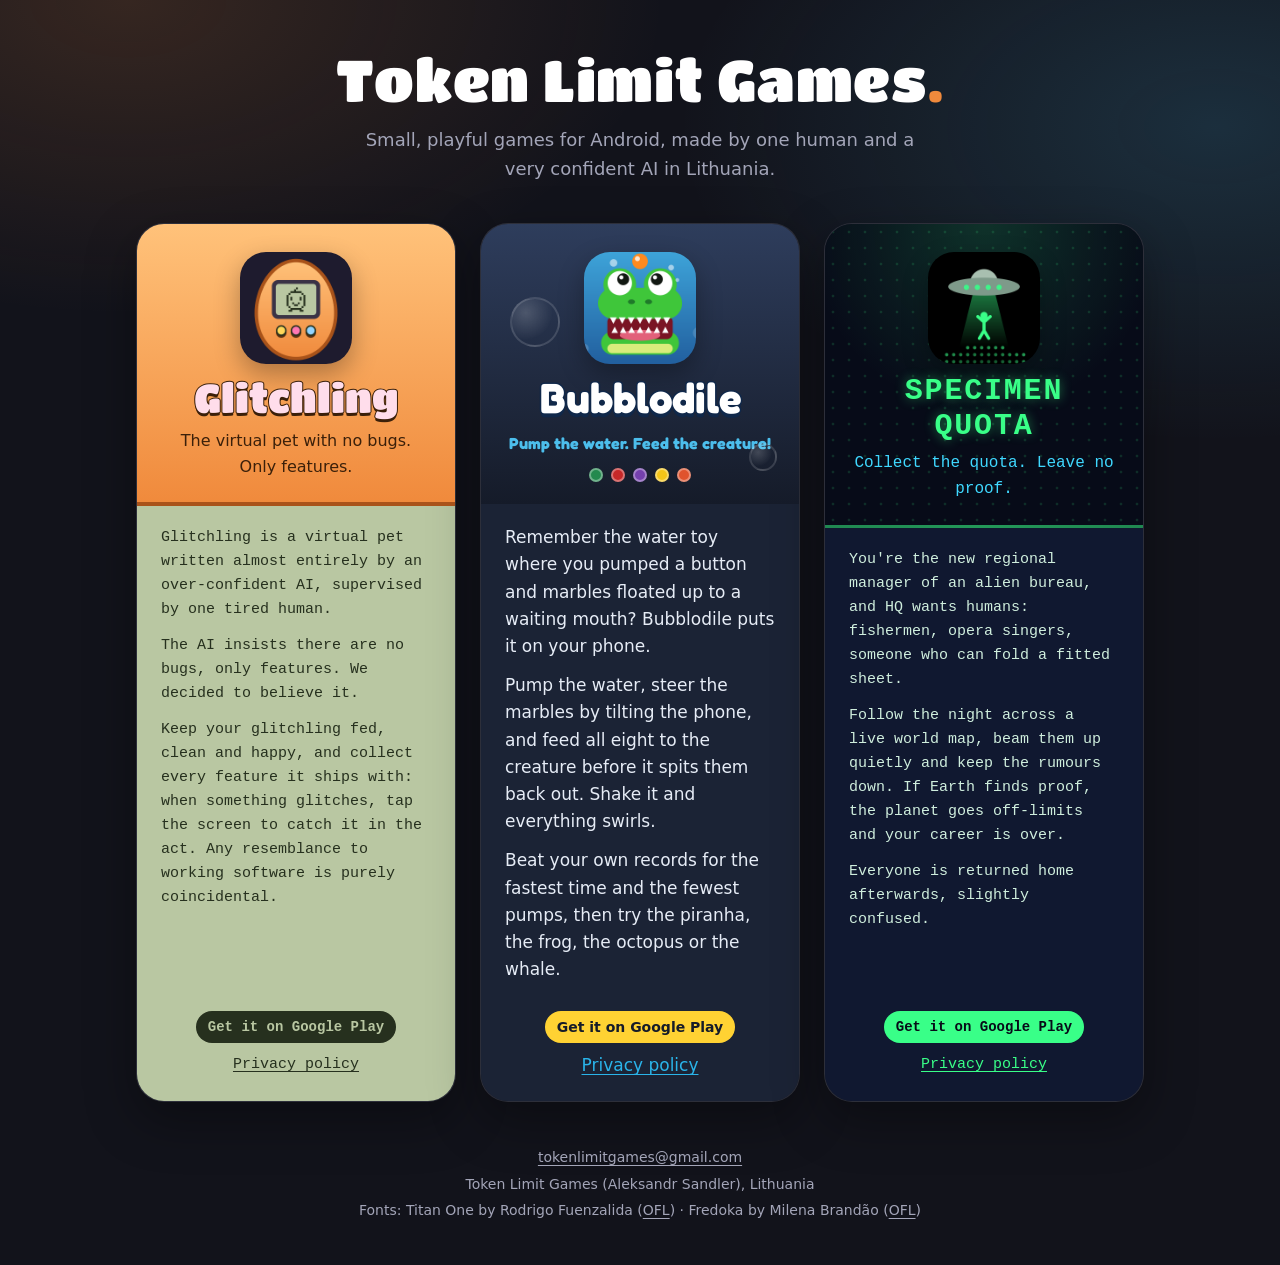
<file: index.html>
<!doctype html>
<html lang="en">
<head>
  <meta charset="utf-8">
  <meta name="viewport" content="width=device-width, initial-scale=1">
  <title>Token Limit Games</title>
  <meta name="description" content="Token Limit Games makes small, playful Android games: Glitchling, a virtual pet written almost entirely by an over-confident AI, Bubblodile, the classic water toy on your phone, and Specimen Quota, a comedy strategy game about very polite alien abductions.">
  <meta name="theme-color" content="#12131b">
  <link rel="icon" href="bubblodile/icon.png">
  <link rel="stylesheet" href="home.css">
</head>
<body>
  <main class="page">
    <header class="studio">
      <h1 class="wordmark">Token Limit Games<span class="dot">.</span></h1>
      <p class="tagline">Small, playful games for Android, made by one human and a very confident AI in Lithuania.</p>
    </header>

    <section class="games">
      <article class="game glitchling">
        <div class="cover">
          <img class="icon" src="glitchling/icon.png" alt="The Glitchling egg icon">
          <h2>Glitchling</h2>
          <p class="pitch">The virtual pet with no bugs. Only features.</p>
        </div>
        <div class="body">
          <p>Glitchling is a virtual pet written almost entirely by an over-confident AI, supervised by one tired human.</p>
          <p>The AI insists there are no bugs, only features. We decided to believe it.</p>
          <p>Keep your glitchling fed, clean and happy, and collect every feature it ships with: when something glitches, tap the screen to catch it in the act. Any resemblance to working software is purely coincidental.</p>
          <p class="links"><a class="badge" href="https://play.google.com/store/apps/details?id=com.tokenlimitgames.glitchling&amp;referrer=utm_source%3Dtokenlimitgames%26utm_medium%3Dwebsite">Get it on Google Play</a> <a href="glitchling/privacy.html">Privacy policy</a></p>
        </div>
      </article>

      <article class="game bubblodile">
        <div class="cover">
          <img class="icon" src="bubblodile/icon.png" alt="The Bubblodile icon: a grinning green creature in water">
          <h2>Bubblodile</h2>
          <p class="pitch">Pump the water. Feed the creature!</p>
          <div class="toys" aria-hidden="true">
            <span style="background:#23894e"></span><span style="background:#c62828"></span><span style="background:#7440ae"></span><span style="background:#f5c518"></span><span style="background:#e0532d"></span>
          </div>
        </div>
        <div class="body">
          <p>Remember the water toy where you pumped a button and marbles floated up to a waiting mouth? Bubblodile puts it on your phone.</p>
          <p>Pump the water, steer the marbles by tilting the phone, and feed all eight to the creature before it spits them back out. Shake it and everything swirls.</p>
          <p>Beat your own records for the fastest time and the fewest pumps, then try the piranha, the frog, the octopus or the whale.</p>
          <p class="links"><a class="badge" href="https://play.google.com/store/apps/details?id=com.tokenlimitgames.bubblodile&amp;referrer=utm_source%3Dtokenlimitgames%26utm_medium%3Dwebsite">Get it on Google Play</a> <a href="bubblodile/privacy.html">Privacy policy</a></p>
        </div>
      </article>

      <article class="game specimenquota">
        <div class="cover">
          <img class="icon" src="specimenquota/icon.png" alt="The Specimen Quota icon: a flying saucer beaming up a person over a dotted world map">
          <h2>SPECIMEN QUOTA</h2>
          <p class="pitch">Collect the quota. Leave no proof.</p>
        </div>
        <div class="body">
          <p>You're the new regional manager of an alien bureau, and HQ wants humans: fishermen, opera singers, someone who can fold a fitted sheet.</p>
          <p>Follow the night across a live world map, beam them up quietly and keep the rumours down. If Earth finds proof, the planet goes off-limits and your career is over.</p>
          <p>Everyone is returned home afterwards, slightly confused.</p>
          <p class="links"><a class="badge" href="https://play.google.com/store/apps/details?id=com.tokenlimitgames.specimenquota&amp;referrer=utm_source%3Dtokenlimitgames%26utm_medium%3Dwebsite">Get it on Google Play</a> <a href="specimenquota/privacy.html">Privacy policy</a></p>
        </div>
      </article>
    </section>

    <footer>
      <p><a href="mailto:tokenlimitgames@gmail.com">tokenlimitgames@gmail.com</a></p>
      <p>Token Limit Games (Aleksandr Sandler), Lithuania</p>
      <p>Fonts: Titan One by Rodrigo Fuenzalida (<a href="fonts/TitanOne-OFL.txt">OFL</a>) · Fredoka by Milena Brandão (<a href="bubblodile/Fredoka-OFL.txt">OFL</a>)</p>
    </footer>
  </main>
</body>
</html>
</file>
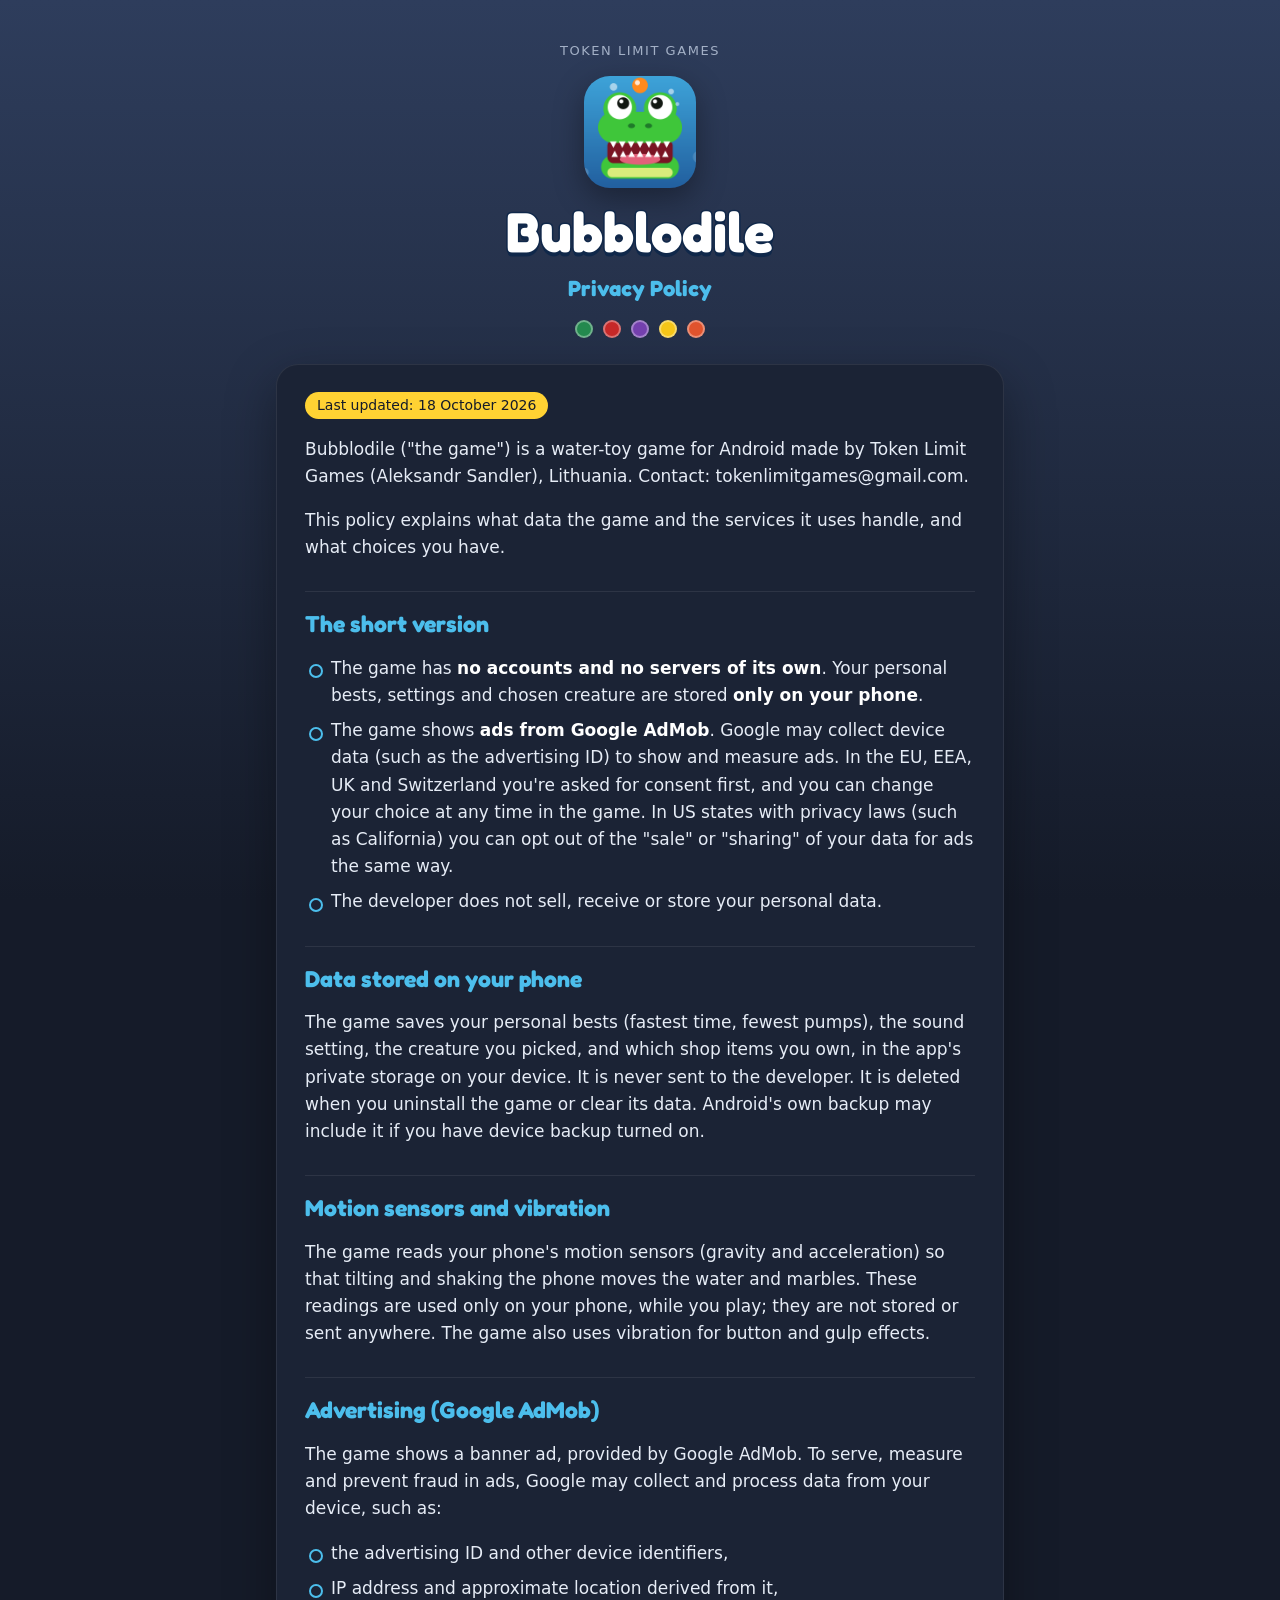
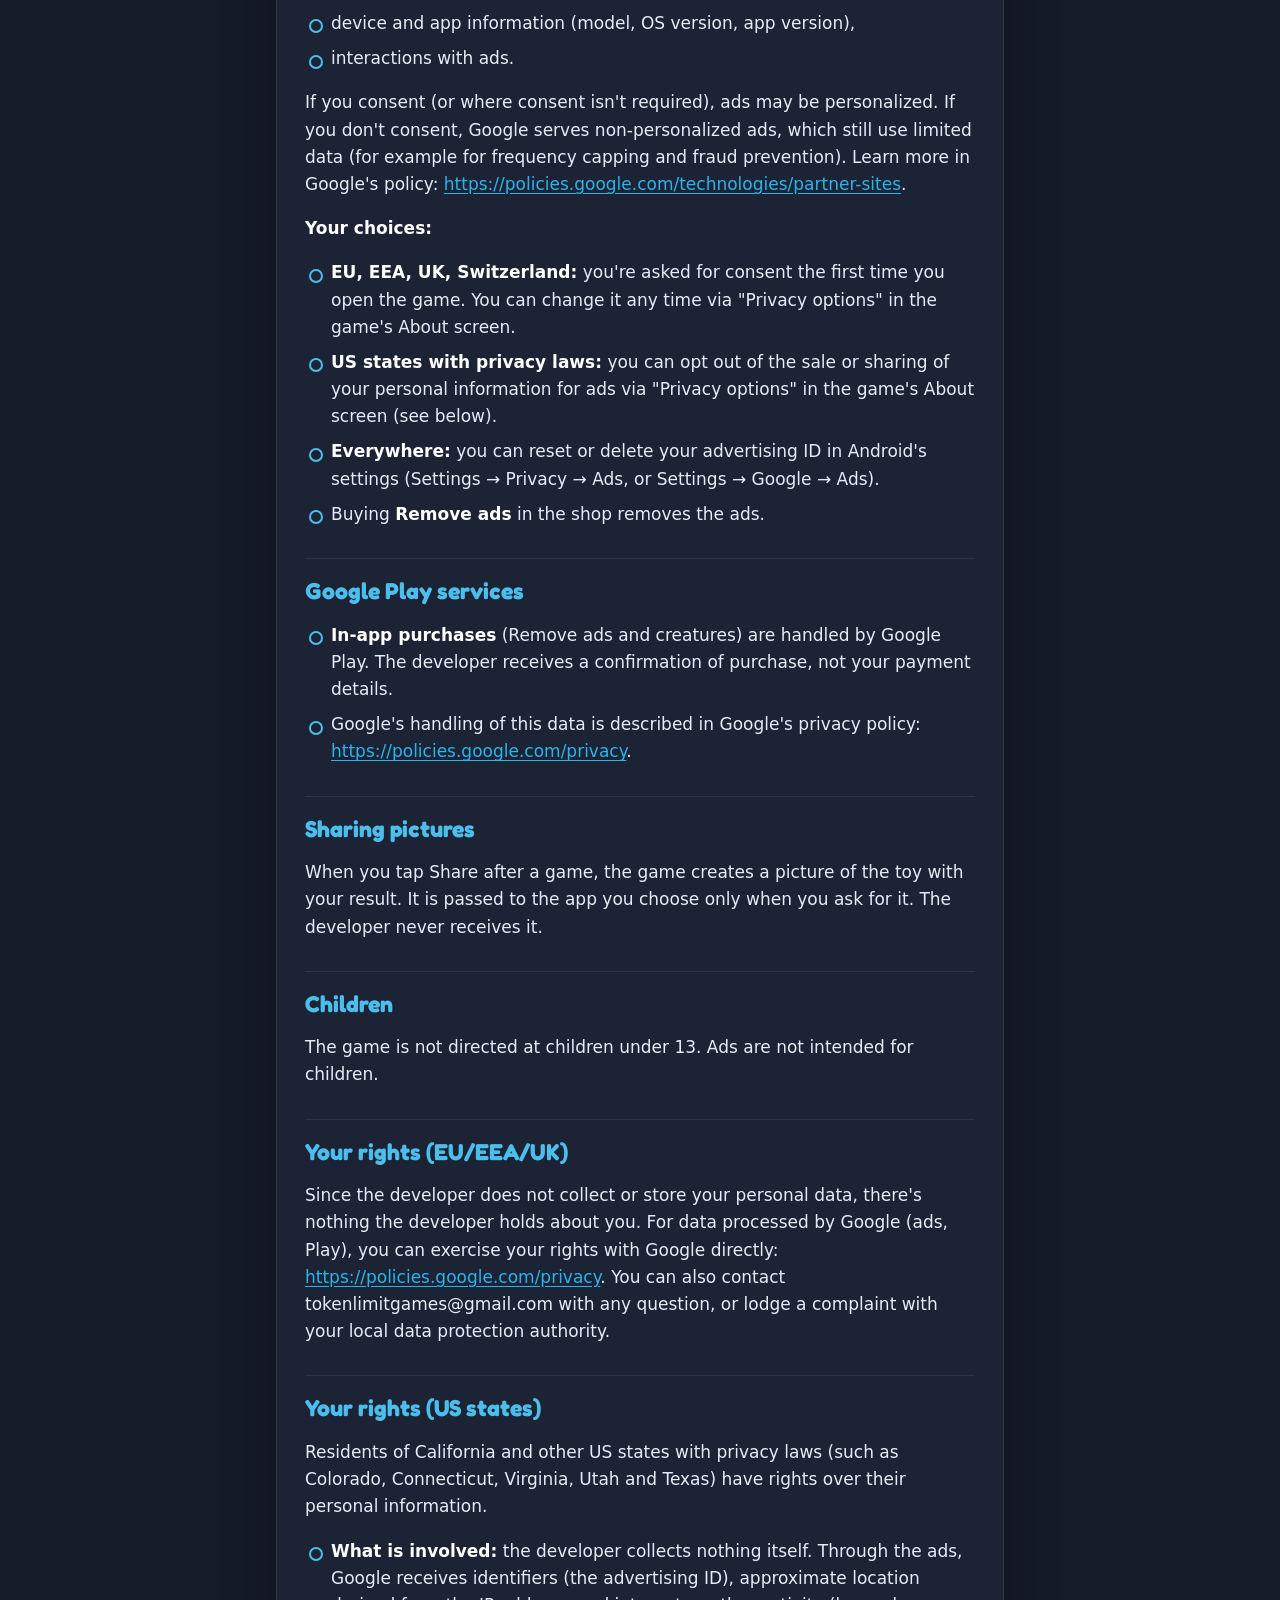
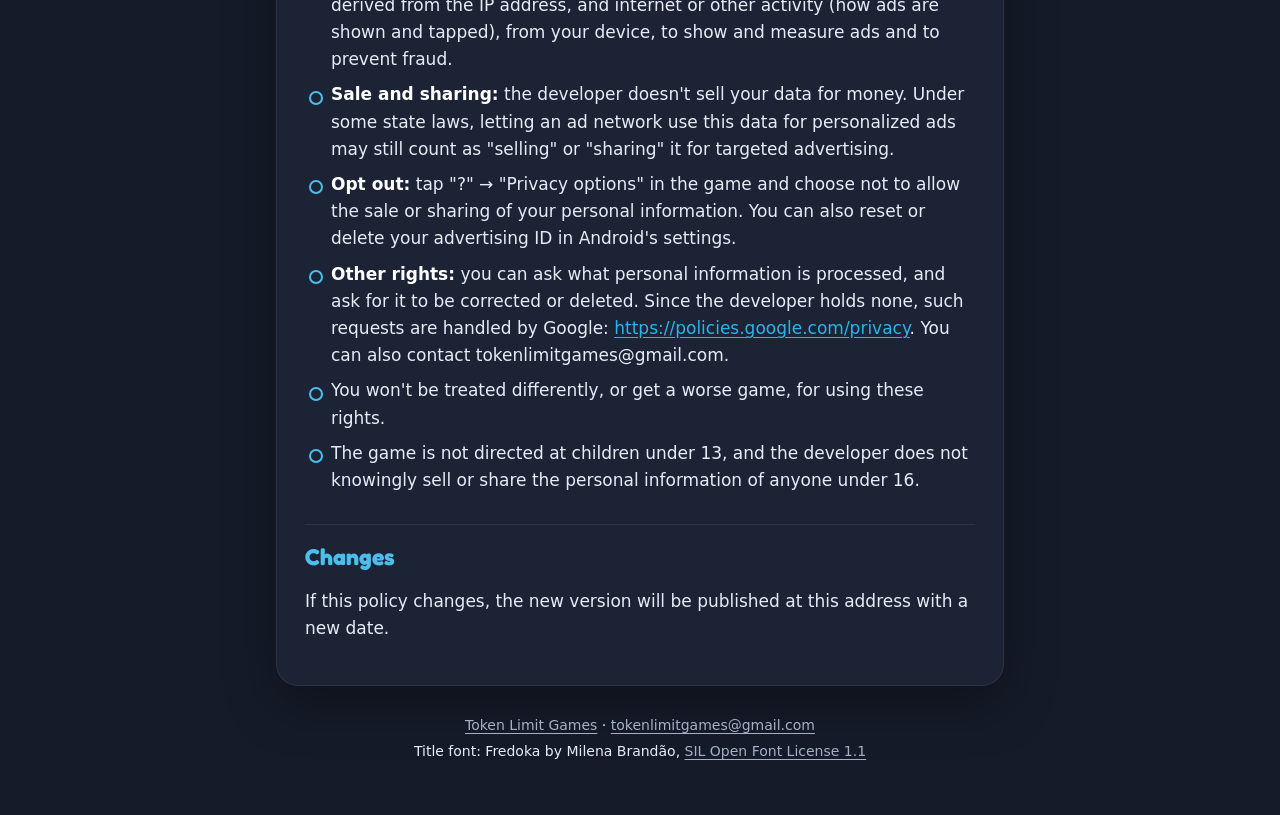
<file: bubblodile/privacy.html>
<!doctype html>
<html lang="en">
<head>
  <meta charset="utf-8">
  <meta name="viewport" content="width=device-width, initial-scale=1">
  <title>Bubblodile Privacy Policy</title>
  <meta name="description" content="How Bubblodile and the services it uses handle data, and what choices you have.">
  <meta name="theme-color" content="#2e3d5c">
  <link rel="icon" href="icon.png">
  <link rel="stylesheet" href="style.css">
</head>
<body>
  <div class="bubbles" aria-hidden="true"><span style="--s:14px;--x:6%;--t:19s;--d:0s;--rest:10%"></span><span style="--s:28px;--x:14%;--t:26s;--d:-9s;--rest:47%"></span><span style="--s:10px;--x:23%;--t:17s;--d:-4s;--rest:84%"></span><span style="--s:36px;--x:33%;--t:31s;--d:-20s;--rest:41%"></span><span style="--s:16px;--x:47%;--t:22s;--d:-12s;--rest:78%"></span><span style="--s:22px;--x:58%;--t:28s;--d:-3s;--rest:35%"></span><span style="--s:12px;--x:66%;--t:18s;--d:-14s;--rest:72%"></span><span style="--s:40px;--x:76%;--t:34s;--d:-25s;--rest:29%"></span><span style="--s:18px;--x:85%;--t:24s;--d:-7s;--rest:66%"></span><span style="--s:26px;--x:93%;--t:29s;--d:-17s;--rest:23%"></span></div>
  <main class="page">
    <header class="hero">
      <a class="studio" href="/">Token Limit Games</a>
      <img class="icon" src="icon.png" alt="The Bubblodile icon: a grinning green creature in water">
      <h1>Bubblodile</h1>
      <p class="subtitle">Privacy Policy</p>
      <div class="toys" aria-hidden="true"><span style="--c:var(--croc)"></span><span style="--c:var(--piranha)"></span><span style="--c:var(--frog)"></span><span style="--c:var(--octopus)"></span><span style="--c:var(--whale)"></span></div>
    </header>
    <article class="card">
<p><em>Last updated: 18 October 2026</em></p>
<p>Bubblodile ("the game") is a water-toy game for Android made by Token Limit Games (Aleksandr Sandler), Lithuania. Contact: tokenlimitgames@gmail.com.</p>
<p>This policy explains what data the game and the services it uses handle, and what choices you have.</p>
<h2>The short version</h2>
<ul><li>The game has <strong>no accounts and no servers of its own</strong>. Your personal bests, settings and chosen creature are stored <strong>only on your phone</strong>.</li><li>The game shows <strong>ads from Google AdMob</strong>. Google may collect device data (such as the advertising ID) to show and measure ads. In the EU, EEA, UK and Switzerland you're asked for consent first, and you can change your choice at any time in the game. In US states with privacy laws (such as California) you can opt out of the "sale" or "sharing" of your data for ads the same way.</li><li>The developer does not sell, receive or store your personal data.</li></ul>
<h2>Data stored on your phone</h2>
<p>The game saves your personal bests (fastest time, fewest pumps), the sound setting, the creature you picked, and which shop items you own, in the app's private storage on your device. It is never sent to the developer. It is deleted when you uninstall the game or clear its data. Android's own backup may include it if you have device backup turned on.</p>
<h2>Motion sensors and vibration</h2>
<p>The game reads your phone's motion sensors (gravity and acceleration) so that tilting and shaking the phone moves the water and marbles. These readings are used only on your phone, while you play; they are not stored or sent anywhere. The game also uses vibration for button and gulp effects.</p>
<h2>Advertising (Google AdMob)</h2>
<p>The game shows a banner ad, provided by Google AdMob. To serve, measure and prevent fraud in ads, Google may collect and process data from your device, such as:</p>
<ul><li>the advertising ID and other device identifiers,</li><li>IP address and approximate location derived from it,</li><li>device and app information (model, OS version, app version),</li><li>interactions with ads.</li></ul>
<p>If you consent (or where consent isn't required), ads may be personalized. If you don't consent, Google serves non-personalized ads, which still use limited data (for example for frequency capping and fraud prevention). Learn more in Google's policy: <a href="https://policies.google.com/technologies/partner-sites">https://policies.google.com/technologies/partner-sites</a>.</p>
<p><strong>Your choices:</strong></p>
<ul><li><strong>EU, EEA, UK, Switzerland:</strong> you're asked for consent the first time you open the game. You can change it any time via "Privacy options" in the game's About screen.</li><li><strong>US states with privacy laws:</strong> you can opt out of the sale or sharing of your personal information for ads via "Privacy options" in the game's About screen (see below).</li><li><strong>Everywhere:</strong> you can reset or delete your advertising ID in Android's settings (Settings → Privacy → Ads, or Settings → Google → Ads).</li><li>Buying <strong>Remove ads</strong> in the shop removes the ads.</li></ul>
<h2>Google Play services</h2>
<ul><li><strong>In-app purchases</strong> (Remove ads and creatures) are handled by Google Play. The developer receives a confirmation of purchase, not your payment details.</li><li>Google's handling of this data is described in Google's privacy policy: <a href="https://policies.google.com/privacy">https://policies.google.com/privacy</a>.</li></ul>
<h2>Sharing pictures</h2>
<p>When you tap Share after a game, the game creates a picture of the toy with your result. It is passed to the app you choose only when you ask for it. The developer never receives it.</p>
<h2>Children</h2>
<p>The game is not directed at children under 13. Ads are not intended for children.</p>
<h2>Your rights (EU/EEA/UK)</h2>
<p>Since the developer does not collect or store your personal data, there's nothing the developer holds about you. For data processed by Google (ads, Play), you can exercise your rights with Google directly: <a href="https://policies.google.com/privacy">https://policies.google.com/privacy</a>. You can also contact tokenlimitgames@gmail.com with any question, or lodge a complaint with your local data protection authority.</p>
<h2>Your rights (US states)</h2>
<p>Residents of California and other US states with privacy laws (such as Colorado, Connecticut, Virginia, Utah and Texas) have rights over their personal information.</p>
<ul><li><strong>What is involved:</strong> the developer collects nothing itself. Through the ads, Google receives identifiers (the advertising ID), approximate location derived from the IP address, and internet or other activity (how ads are shown and tapped), from your device, to show and measure ads and to prevent fraud.</li><li><strong>Sale and sharing:</strong> the developer doesn't sell your data for money. Under some state laws, letting an ad network use this data for personalized ads may still count as "selling" or "sharing" it for targeted advertising.</li><li><strong>Opt out:</strong> tap "?" → "Privacy options" in the game and choose not to allow the sale or sharing of your personal information. You can also reset or delete your advertising ID in Android's settings.</li><li><strong>Other rights:</strong> you can ask what personal information is processed, and ask for it to be corrected or deleted. Since the developer holds none, such requests are handled by Google: <a href="https://policies.google.com/privacy">https://policies.google.com/privacy</a>. You can also contact tokenlimitgames@gmail.com.</li><li>You won't be treated differently, or get a worse game, for using these rights.</li><li>The game is not directed at children under 13, and the developer does not knowingly sell or share the personal information of anyone under 16.</li></ul>
<h2>Changes</h2>
<p>If this policy changes, the new version will be published at this address with a new date.</p>
    </article>
    <footer>
      <p><a href="/">Token Limit Games</a> · <a href="mailto:tokenlimitgames@gmail.com">tokenlimitgames@gmail.com</a></p>
      <p>Title font: Fredoka by Milena Brandão, <a href="Fredoka-OFL.txt">SIL Open Font License 1.1</a></p>
    </footer>
  </main>
</body>
</html>
</file>
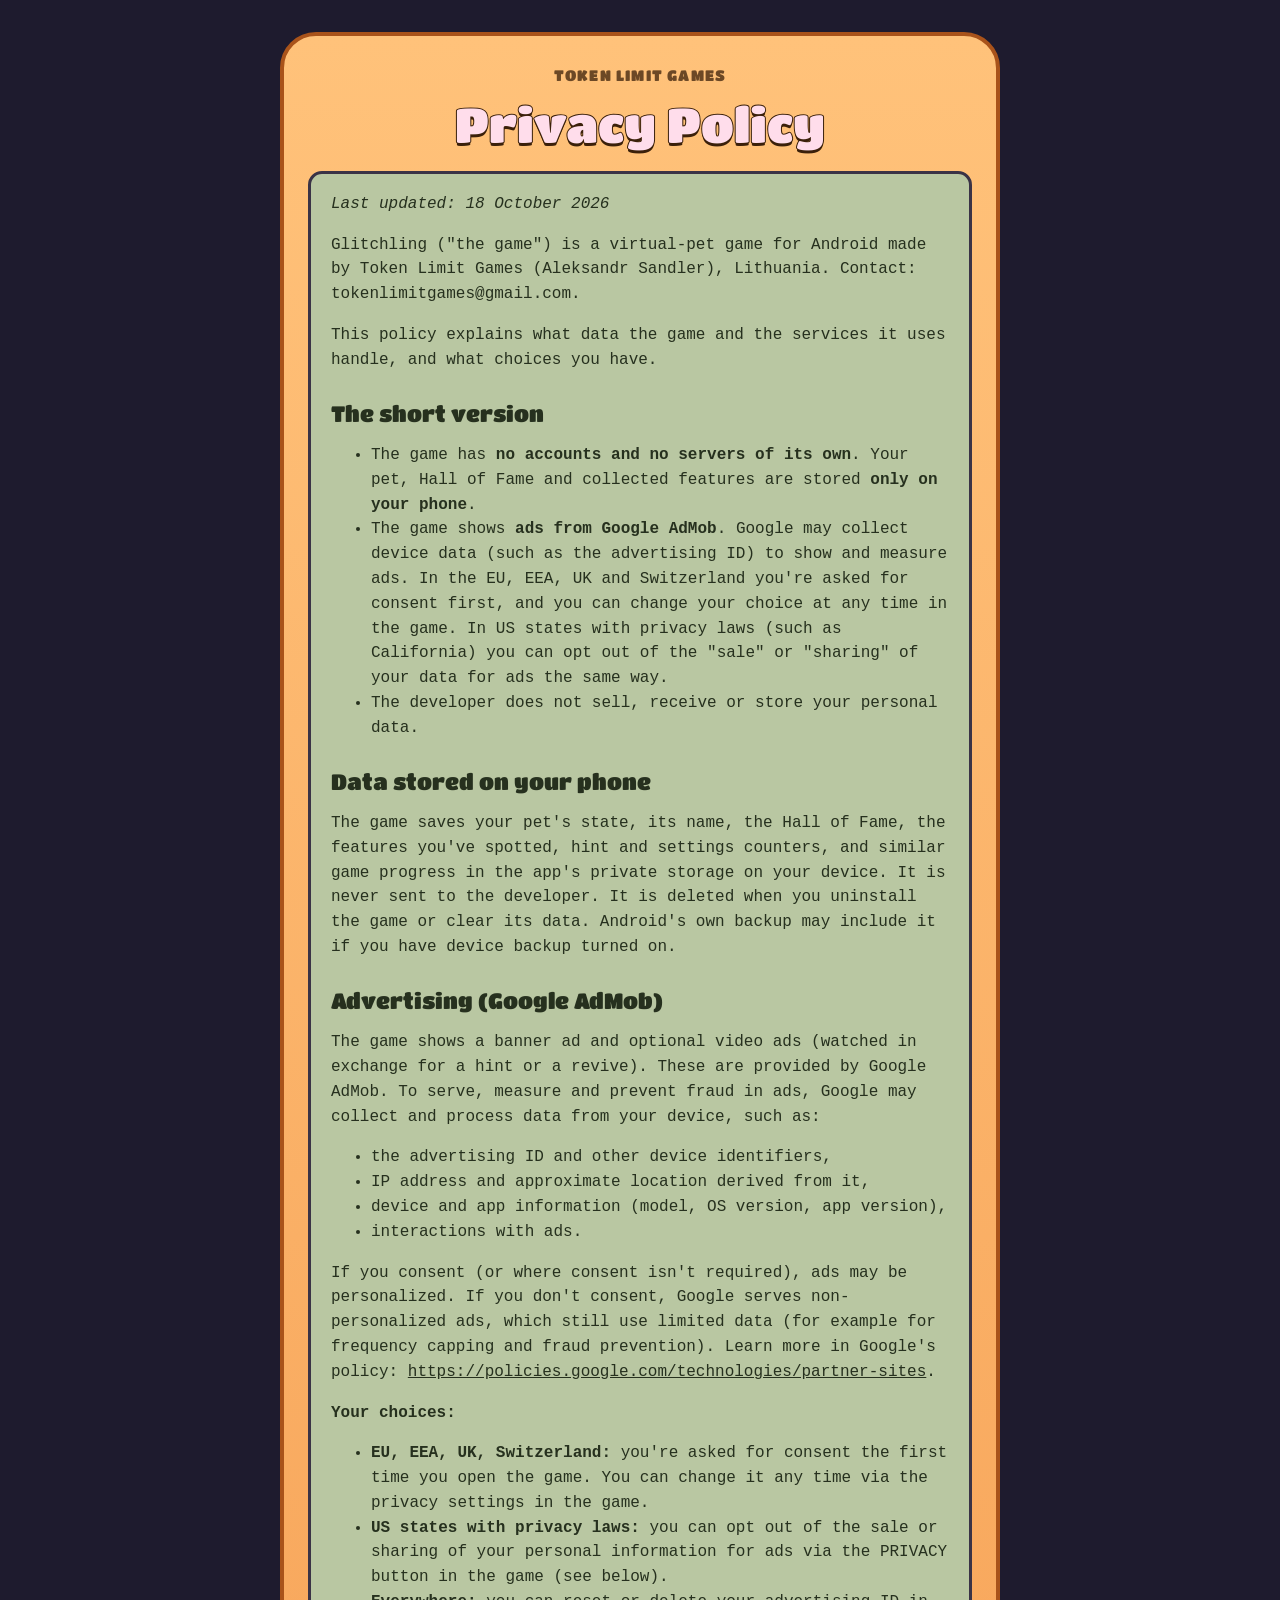
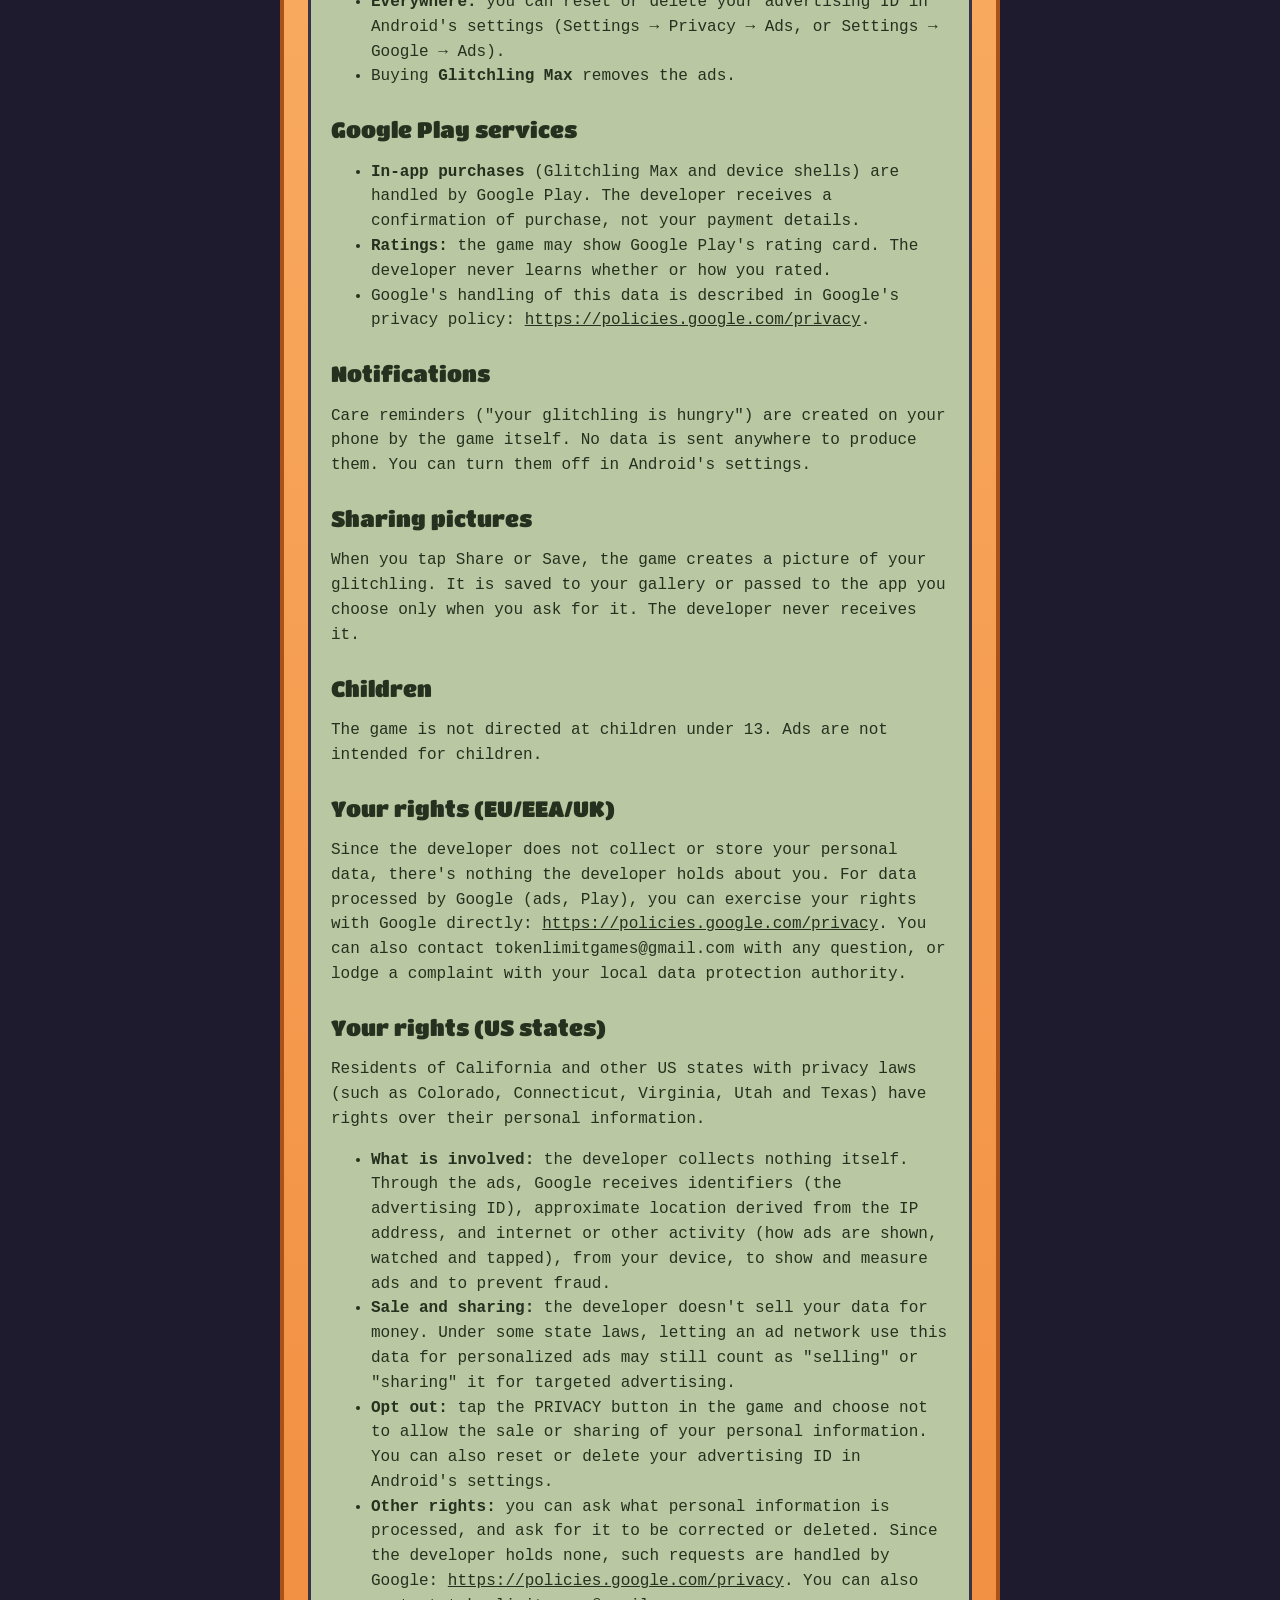
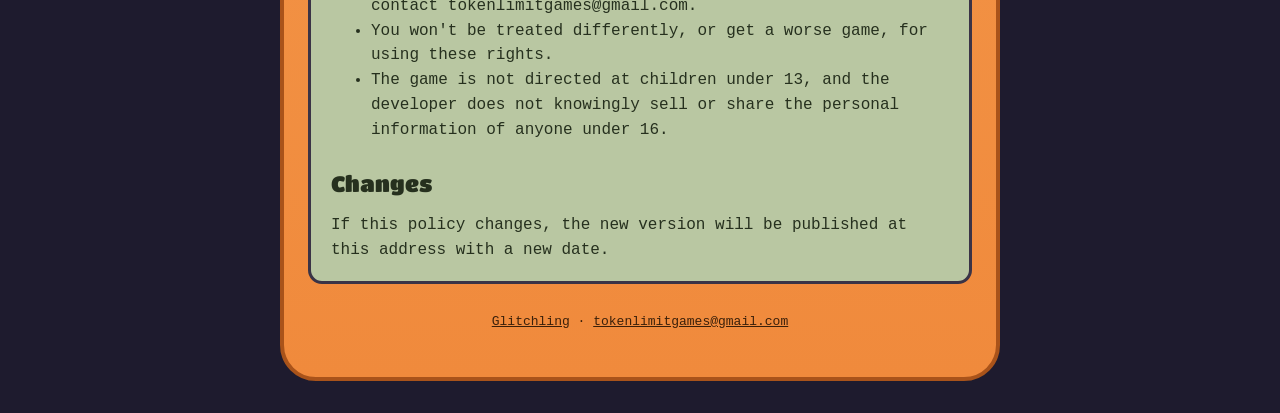
<file: glitchling/privacy.html>
<!doctype html>
<html lang="en">
<head>
  <meta charset="utf-8">
  <meta name="viewport" content="width=device-width, initial-scale=1">
  <title>Glitchling Privacy Policy</title>
  <link rel="icon" href="/glitchling/icon.png">
  <link rel="stylesheet" href="/style.css">
</head>
<body>
  <main class="shell">
    <p class="brand"><a href="/">Token Limit Games</a></p>
    <h1>Privacy Policy</h1>
    <div class="lcd">
<p><em>Last updated: 18 October 2026</em></p>
<p>Glitchling ("the game") is a virtual-pet game for Android made by Token Limit Games (Aleksandr Sandler), Lithuania. Contact: tokenlimitgames@gmail.com.</p>
<p>This policy explains what data the game and the services it uses handle, and what choices you have.</p>
<h2>The short version</h2>
<ul><li>The game has <strong>no accounts and no servers of its own</strong>. Your pet, Hall of Fame and collected features are stored <strong>only on your phone</strong>.</li><li>The game shows <strong>ads from Google AdMob</strong>. Google may collect device data (such as the advertising ID) to show and measure ads. In the EU, EEA, UK and Switzerland you're asked for consent first, and you can change your choice at any time in the game. In US states with privacy laws (such as California) you can opt out of the "sale" or "sharing" of your data for ads the same way.</li><li>The developer does not sell, receive or store your personal data.</li></ul>
<h2>Data stored on your phone</h2>
<p>The game saves your pet's state, its name, the Hall of Fame, the features you've spotted, hint and settings counters, and similar game progress in the app's private storage on your device. It is never sent to the developer. It is deleted when you uninstall the game or clear its data. Android's own backup may include it if you have device backup turned on.</p>
<h2>Advertising (Google AdMob)</h2>
<p>The game shows a banner ad and optional video ads (watched in exchange for a hint or a revive). These are provided by Google AdMob. To serve, measure and prevent fraud in ads, Google may collect and process data from your device, such as:</p>
<ul><li>the advertising ID and other device identifiers,</li><li>IP address and approximate location derived from it,</li><li>device and app information (model, OS version, app version),</li><li>interactions with ads.</li></ul>
<p>If you consent (or where consent isn't required), ads may be personalized. If you don't consent, Google serves non-personalized ads, which still use limited data (for example for frequency capping and fraud prevention). Learn more in Google's policy: <a href="https://policies.google.com/technologies/partner-sites">https://policies.google.com/technologies/partner-sites</a>.</p>
<p><strong>Your choices:</strong></p>
<ul><li><strong>EU, EEA, UK, Switzerland:</strong> you're asked for consent the first time you open the game. You can change it any time via the privacy settings in the game.</li><li><strong>US states with privacy laws:</strong> you can opt out of the sale or sharing of your personal information for ads via the PRIVACY button in the game (see below).</li><li><strong>Everywhere:</strong> you can reset or delete your advertising ID in Android's settings (Settings → Privacy → Ads, or Settings → Google → Ads).</li><li>Buying <strong>Glitchling Max</strong> removes the ads.</li></ul>
<h2>Google Play services</h2>
<ul><li><strong>In-app purchases</strong> (Glitchling Max and device shells) are handled by Google Play. The developer receives a confirmation of purchase, not your payment details.</li><li><strong>Ratings:</strong> the game may show Google Play's rating card. The developer never learns whether or how you rated.</li><li>Google's handling of this data is described in Google's privacy policy: <a href="https://policies.google.com/privacy">https://policies.google.com/privacy</a>.</li></ul>
<h2>Notifications</h2>
<p>Care reminders ("your glitchling is hungry") are created on your phone by the game itself. No data is sent anywhere to produce them. You can turn them off in Android's settings.</p>
<h2>Sharing pictures</h2>
<p>When you tap Share or Save, the game creates a picture of your glitchling. It is saved to your gallery or passed to the app you choose only when you ask for it. The developer never receives it.</p>
<h2>Children</h2>
<p>The game is not directed at children under 13. Ads are not intended for children.</p>
<h2>Your rights (EU/EEA/UK)</h2>
<p>Since the developer does not collect or store your personal data, there's nothing the developer holds about you. For data processed by Google (ads, Play), you can exercise your rights with Google directly: <a href="https://policies.google.com/privacy">https://policies.google.com/privacy</a>. You can also contact tokenlimitgames@gmail.com with any question, or lodge a complaint with your local data protection authority.</p>
<h2>Your rights (US states)</h2>
<p>Residents of California and other US states with privacy laws (such as Colorado, Connecticut, Virginia, Utah and Texas) have rights over their personal information.</p>
<ul><li><strong>What is involved:</strong> the developer collects nothing itself. Through the ads, Google receives identifiers (the advertising ID), approximate location derived from the IP address, and internet or other activity (how ads are shown, watched and tapped), from your device, to show and measure ads and to prevent fraud.</li><li><strong>Sale and sharing:</strong> the developer doesn't sell your data for money. Under some state laws, letting an ad network use this data for personalized ads may still count as "selling" or "sharing" it for targeted advertising.</li><li><strong>Opt out:</strong> tap the PRIVACY button in the game and choose not to allow the sale or sharing of your personal information. You can also reset or delete your advertising ID in Android's settings.</li><li><strong>Other rights:</strong> you can ask what personal information is processed, and ask for it to be corrected or deleted. Since the developer holds none, such requests are handled by Google: <a href="https://policies.google.com/privacy">https://policies.google.com/privacy</a>. You can also contact tokenlimitgames@gmail.com.</li><li>You won't be treated differently, or get a worse game, for using these rights.</li><li>The game is not directed at children under 13, and the developer does not knowingly sell or share the personal information of anyone under 16.</li></ul>
<h2>Changes</h2>
<p>If this policy changes, the new version will be published at this address with a new date.</p>
    </div>
    <footer><p><a href="/">Glitchling</a> · <a href="mailto:tokenlimitgames@gmail.com">tokenlimitgames@gmail.com</a></p></footer>
  </main>
</body>
</html>
</file>
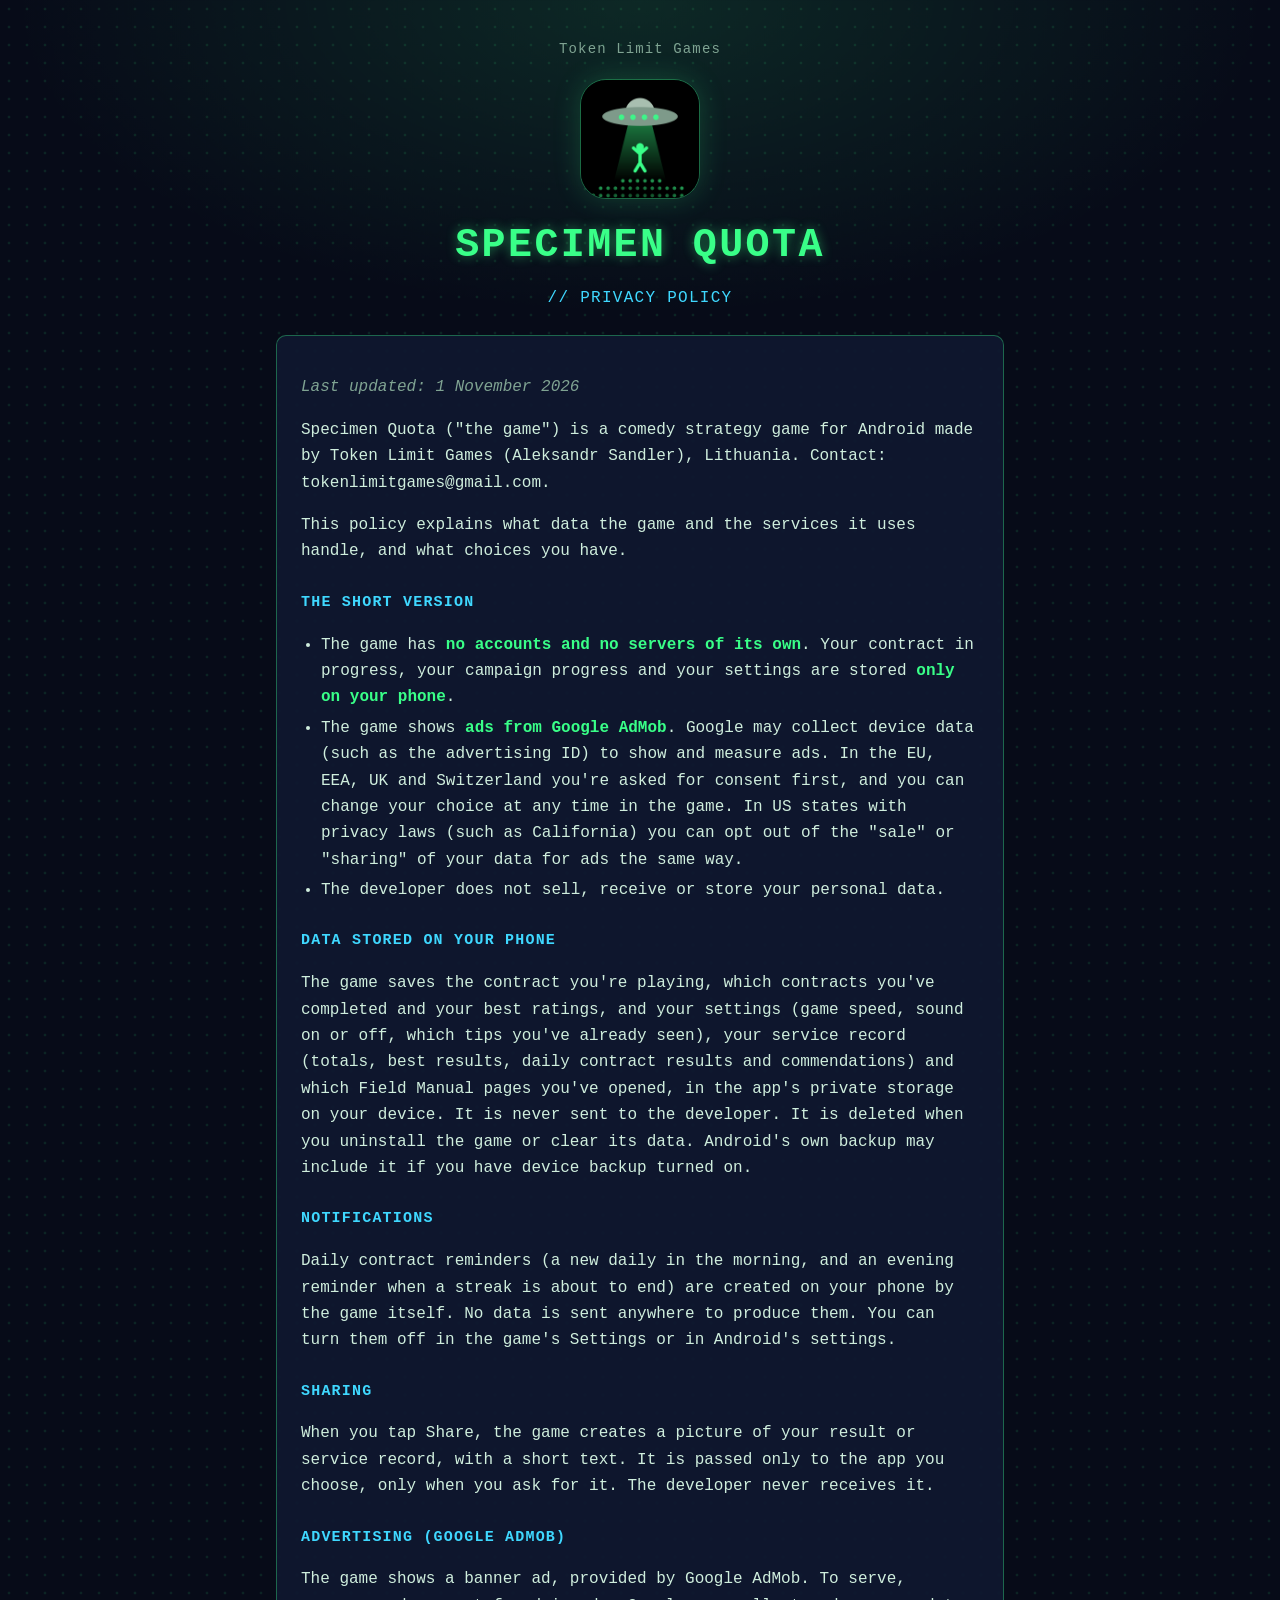
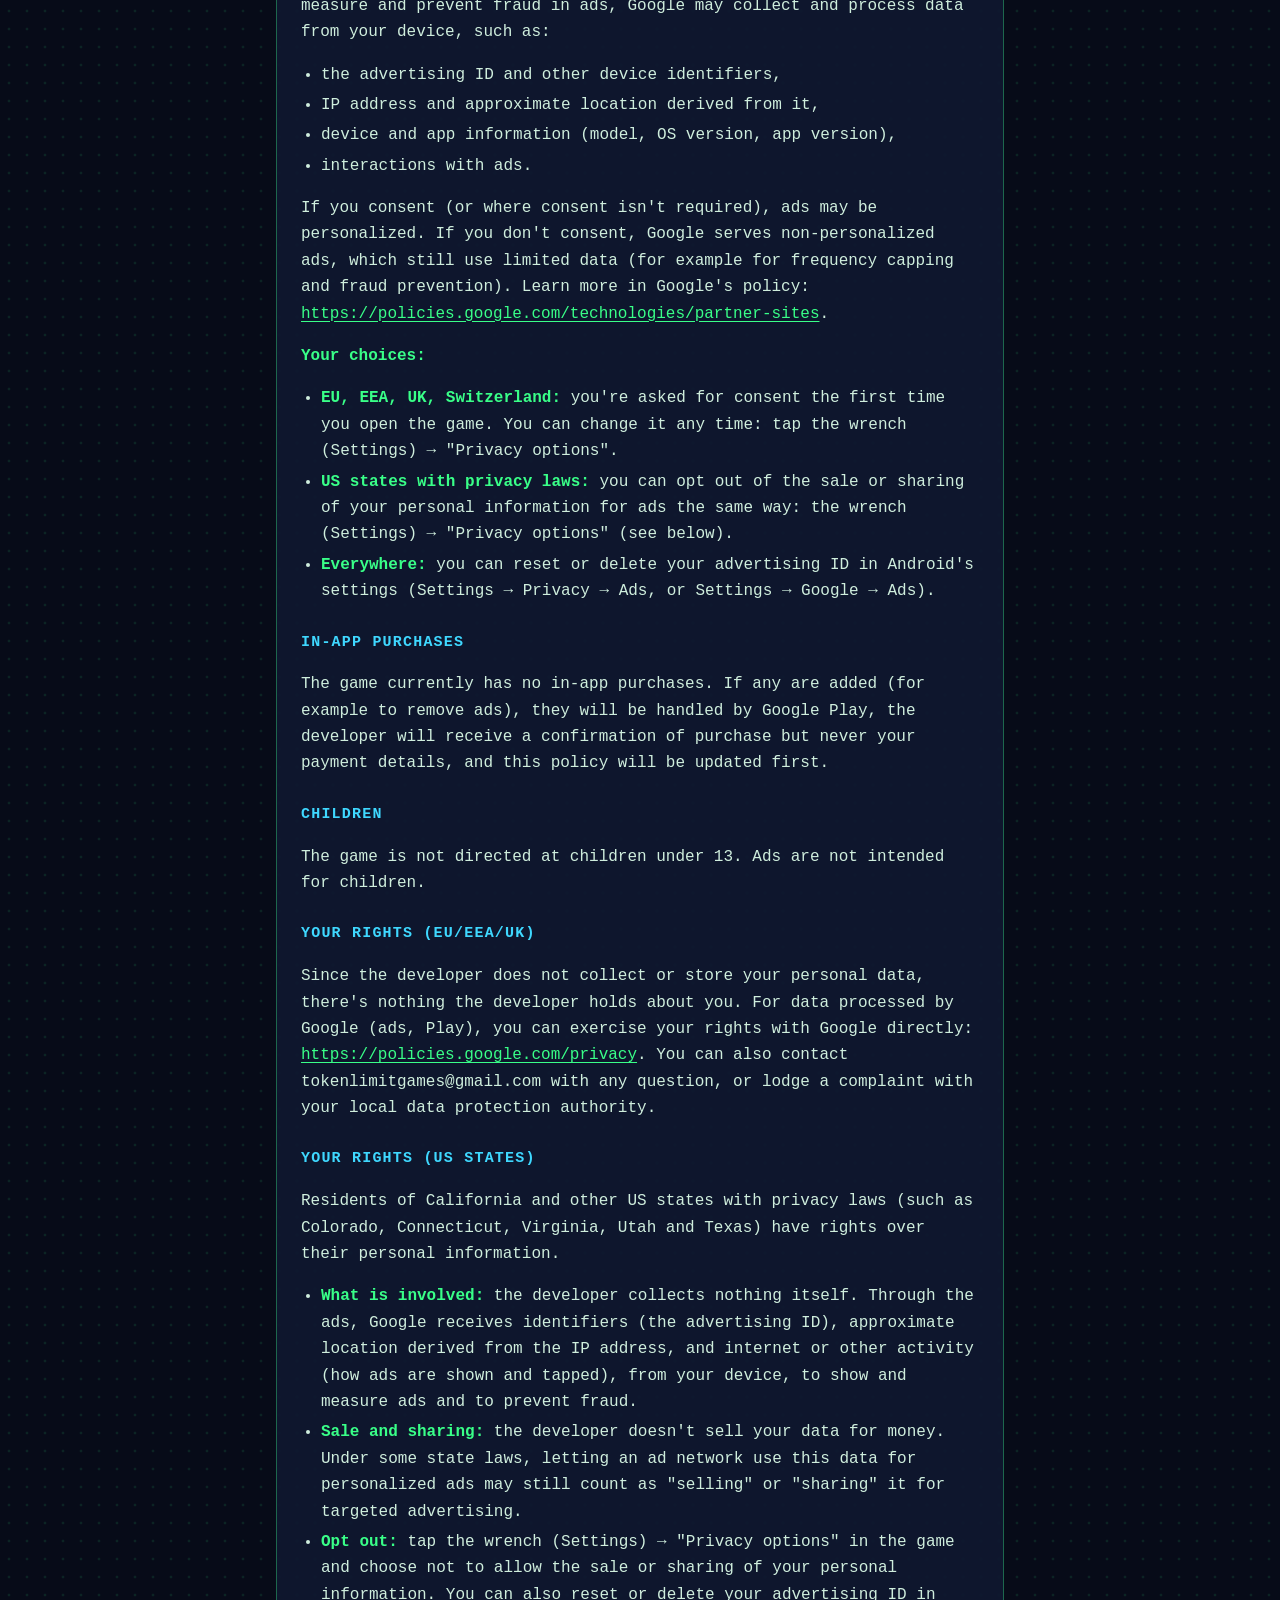
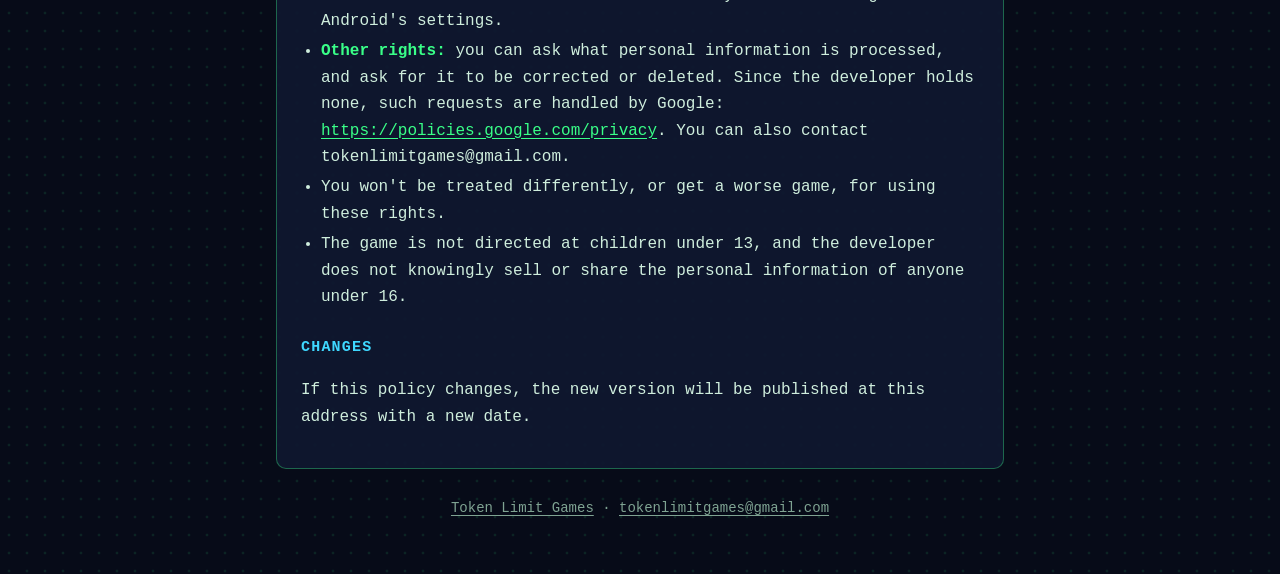
<file: specimenquota/privacy.html>
<!doctype html>
<html lang="en">
<head>
  <meta charset="utf-8">
  <meta name="viewport" content="width=device-width, initial-scale=1">
  <title>Specimen Quota Privacy Policy</title>
  <meta name="description" content="How Specimen Quota and the services it uses handle data, and what choices you have.">
  <meta name="theme-color" content="#070b18">
  <link rel="icon" href="icon.png">
  <link rel="stylesheet" href="style.css">
</head>
<body>
  <main class="page">
    <header class="hero">
      <a class="studio" href="/">Token Limit Games</a>
      <img class="icon" src="icon.png" alt="The Specimen Quota icon: a flying saucer beaming up a person over a dotted world map">
      <h1>SPECIMEN QUOTA</h1>
      <p class="subtitle">// PRIVACY POLICY</p>
    </header>
    <article class="card">
<p><em>Last updated: 1 November 2026</em></p>
<p>Specimen Quota ("the game") is a comedy strategy game for Android made by Token Limit Games (Aleksandr Sandler), Lithuania. Contact: tokenlimitgames@gmail.com.</p>
<p>This policy explains what data the game and the services it uses handle, and what choices you have.</p>
<h2>The short version</h2>
<ul><li>The game has <strong>no accounts and no servers of its own</strong>. Your contract in progress, your campaign progress and your settings are stored <strong>only on your phone</strong>.</li><li>The game shows <strong>ads from Google AdMob</strong>. Google may collect device data (such as the advertising ID) to show and measure ads. In the EU, EEA, UK and Switzerland you're asked for consent first, and you can change your choice at any time in the game. In US states with privacy laws (such as California) you can opt out of the "sale" or "sharing" of your data for ads the same way.</li><li>The developer does not sell, receive or store your personal data.</li></ul>
<h2>Data stored on your phone</h2>
<p>The game saves the contract you're playing, which contracts you've completed and your best ratings, and your settings (game speed, sound on or off, which tips you've already seen), your service record (totals, best results, daily contract results and commendations) and which Field Manual pages you've opened, in the app's private storage on your device. It is never sent to the developer. It is deleted when you uninstall the game or clear its data. Android's own backup may include it if you have device backup turned on.</p>
<h2>Notifications</h2>
<p>Daily contract reminders (a new daily in the morning, and an evening reminder when a streak is about to end) are created on your phone by the game itself. No data is sent anywhere to produce them. You can turn them off in the game's Settings or in Android's settings.</p>
<h2>Sharing</h2>
<p>When you tap Share, the game creates a picture of your result or service record, with a short text. It is passed only to the app you choose, only when you ask for it. The developer never receives it.</p>
<h2>Advertising (Google AdMob)</h2>
<p>The game shows a banner ad, provided by Google AdMob. To serve, measure and prevent fraud in ads, Google may collect and process data from your device, such as:</p>
<ul><li>the advertising ID and other device identifiers,</li><li>IP address and approximate location derived from it,</li><li>device and app information (model, OS version, app version),</li><li>interactions with ads.</li></ul>
<p>If you consent (or where consent isn't required), ads may be personalized. If you don't consent, Google serves non-personalized ads, which still use limited data (for example for frequency capping and fraud prevention). Learn more in Google's policy: <a href="https://policies.google.com/technologies/partner-sites">https://policies.google.com/technologies/partner-sites</a>.</p>
<p><strong>Your choices:</strong></p>
<ul><li><strong>EU, EEA, UK, Switzerland:</strong> you're asked for consent the first time you open the game. You can change it any time: tap the wrench (Settings) → "Privacy options".</li><li><strong>US states with privacy laws:</strong> you can opt out of the sale or sharing of your personal information for ads the same way: the wrench (Settings) → "Privacy options" (see below).</li><li><strong>Everywhere:</strong> you can reset or delete your advertising ID in Android's settings (Settings → Privacy → Ads, or Settings → Google → Ads).</li></ul>
<h2>In-app purchases</h2>
<p>The game currently has no in-app purchases. If any are added (for example to remove ads), they will be handled by Google Play, the developer will receive a confirmation of purchase but never your payment details, and this policy will be updated first.</p>
<h2>Children</h2>
<p>The game is not directed at children under 13. Ads are not intended for children.</p>
<h2>Your rights (EU/EEA/UK)</h2>
<p>Since the developer does not collect or store your personal data, there's nothing the developer holds about you. For data processed by Google (ads, Play), you can exercise your rights with Google directly: <a href="https://policies.google.com/privacy">https://policies.google.com/privacy</a>. You can also contact tokenlimitgames@gmail.com with any question, or lodge a complaint with your local data protection authority.</p>
<h2>Your rights (US states)</h2>
<p>Residents of California and other US states with privacy laws (such as Colorado, Connecticut, Virginia, Utah and Texas) have rights over their personal information.</p>
<ul><li><strong>What is involved:</strong> the developer collects nothing itself. Through the ads, Google receives identifiers (the advertising ID), approximate location derived from the IP address, and internet or other activity (how ads are shown and tapped), from your device, to show and measure ads and to prevent fraud.</li><li><strong>Sale and sharing:</strong> the developer doesn't sell your data for money. Under some state laws, letting an ad network use this data for personalized ads may still count as "selling" or "sharing" it for targeted advertising.</li><li><strong>Opt out:</strong> tap the wrench (Settings) → "Privacy options" in the game and choose not to allow the sale or sharing of your personal information. You can also reset or delete your advertising ID in Android's settings.</li><li><strong>Other rights:</strong> you can ask what personal information is processed, and ask for it to be corrected or deleted. Since the developer holds none, such requests are handled by Google: <a href="https://policies.google.com/privacy">https://policies.google.com/privacy</a>. You can also contact tokenlimitgames@gmail.com.</li><li>You won't be treated differently, or get a worse game, for using these rights.</li><li>The game is not directed at children under 13, and the developer does not knowingly sell or share the personal information of anyone under 16.</li></ul>
<h2>Changes</h2>
<p>If this policy changes, the new version will be published at this address with a new date.</p>
    </article>
    <footer>
      <p><a href="/">Token Limit Games</a> · <a href="mailto:tokenlimitgames@gmail.com">tokenlimitgames@gmail.com</a></p>
    </footer>
  </main>
</body>
</html>
</file>
<file: home.css>
/* Token Limit Games home page: a neutral studio frame, each game card in its own game's style.
   Fonts are self-hosted (no requests to third parties). Glitchling's privacy page keeps style.css. */
@font-face {
  font-family: "Titan One";
  src: url("fonts/TitanOne.ttf") format("truetype");
  font-display: swap;
}

@font-face {
  font-family: "Fredoka";
  src: url("bubblodile/fredoka-bold.ttf") format("truetype");
  font-weight: 700;
  font-display: swap;
}

:root {
  --bg: #12131b;
  --panel: #1b1d29;
  --edge: rgba(255, 255, 255, 0.08);
  --text: #e9e9f1;
  --muted: #a3a5b8;
  --link: #9fd3ff;
}

* { box-sizing: border-box; }

html { background: var(--bg); }

body {
  margin: 0;
  min-height: 100vh;
  color: var(--text);
  background:
    radial-gradient(60vw 50vh at 10% 0%, rgba(240, 138, 60, 0.16), transparent 70%),
    radial-gradient(60vw 50vh at 95% 10%, rgba(76, 190, 236, 0.16), transparent 70%),
    var(--bg);
  font: 17px/1.6 system-ui, -apple-system, "Segoe UI", Roboto, "Helvetica Neue", Arial, sans-serif;
  overflow-wrap: anywhere;
}

.page { max-width: 1040px; margin: 0 auto; padding: 48px 16px 40px; }

/* Studio header */
.studio { text-align: center; margin-bottom: 40px; }

.wordmark {
  margin: 0;
  font-family: "Titan One", system-ui, sans-serif;
  font-weight: normal;
  font-size: clamp(34px, 7vw, 58px);
  line-height: 1.1;
  letter-spacing: 0.01em;
  color: #fff;
}

.wordmark .dot { color: #f08a3c; }
.wordmark .dot2 { color: #4cbeec; }

.tagline {
  max-width: 560px;
  margin: 14px auto 0;
  color: var(--muted);
  font-size: 18px;
}

/* Game cards */
.games {
  display: grid;
  grid-template-columns: repeat(auto-fit, minmax(300px, 1fr));
  gap: 24px;
}

.game {
  display: flex;
  flex-direction: column;
  border-radius: 28px;
  overflow: hidden;
  border: 1px solid var(--edge);
  background: var(--panel);
  box-shadow: 0 18px 50px rgba(0, 0, 0, 0.35);
}

.game .cover {
  position: relative;
  padding: 28px 24px 22px;
  text-align: center;
  overflow: hidden;
}

.game .icon {
  display: block;
  width: 112px;
  height: 112px;
  margin: 0 auto 10px;
  border-radius: 26px;
  box-shadow: 0 10px 26px rgba(0, 0, 0, 0.3);
  position: relative;
}

.game h2 { margin: 0; font-weight: normal; line-height: 1.15; position: relative; }

.game .pitch {
  margin: 8px 0 0;
  font-size: 16px;
  position: relative;
}

.game .body {
  flex: 1;
  display: flex;
  flex-direction: column;
  padding: 20px 24px 24px;
}

.game .body p { margin: 0 0 12px; }

/* Store badge above the privacy link, centred, at the bottom of every card, so all three cards line up.
   ".game .body .links" beats ".game .body p", whose margin would otherwise cancel the margin-top: auto. */
.game .body .links {
  margin: auto 0 0;
  padding-top: 16px;
  display: flex;
  flex-direction: column;
  align-items: center;
  gap: 10px;
}
/* Fixed line heights: the three cards use different fonts, which would otherwise shift the rows by a few px. */
.game .body .links a { line-height: 24px; }

.badge {
  display: inline-block;
  font-size: 14px;
  font-weight: 600;
  border-radius: 999px;
  padding: 4px 12px;
}

/* Glitchling: the orange egg device and its LCD screen. */
.glitchling .cover { background: linear-gradient(#ffc27a, #f08a3c); border-bottom: 4px solid #a9531a; }

.glitchling h2 {
  font-family: "Titan One", system-ui, sans-serif;
  font-size: 40px;
  color: #ffddeb;
  -webkit-text-stroke: 2px #3b200a;
  paint-order: stroke fill;
  text-shadow: 0 3px 0 #3b200a;
}

.glitchling .pitch { color: #3b200a; }

.glitchling .body {
  background: #b9c7a2;
  color: #26301e;
  font-family: ui-monospace, "SFMono-Regular", Menlo, Consolas, "Liberation Mono", monospace;
  font-size: 15px;
}

.glitchling .body a { color: #26301e; }
.glitchling .badge { background: #26301e; color: #b9c7a2; }
.glitchling .body a.badge { color: #b9c7a2; text-decoration: none; }

/* Bubblodile: navy water, bubbles, toy colours, Fredoka. */
.bubblodile .cover { background: linear-gradient(#2e3d5c, #151b29); }

.bubblodile .cover::before,
.bubblodile .cover::after {
  content: "";
  position: absolute;
  border-radius: 50%;
  border: 2px solid rgba(255, 255, 255, 0.14);
  background: radial-gradient(circle at 30% 30%, rgba(255, 255, 255, 0.18), transparent 60%);
}

.bubblodile .cover::before { width: 46px; height: 46px; left: 9%; top: 26%; }
.bubblodile .cover::after { width: 24px; height: 24px; right: 7%; bottom: 12%; }

.bubblodile h2 {
  font-family: "Fredoka", system-ui, sans-serif;
  font-weight: 700;
  font-size: 42px;
  color: #fff;
  -webkit-text-stroke: 3px #10284a;
  paint-order: stroke fill;
  text-shadow: 0 4px 0 #10284a;
}

.bubblodile .pitch { color: #4cbeec; font-family: "Fredoka", system-ui, sans-serif; font-weight: 700; }

.toys { display: flex; justify-content: center; gap: 8px; margin-top: 12px; position: relative; }

.toys span {
  width: 14px;
  height: 14px;
  border-radius: 50%;
  border: 2px solid rgba(255, 255, 255, 0.35);
}

.bubblodile .body { background: #1b2335; color: #e6ecf6; }
.bubblodile .body a { color: #2ab4ea; }
.bubblodile .badge { background: #ffd233; color: #151b29; }
.bubblodile .body a.badge { color: #151b29; text-decoration: none; }

/* Specimen Quota: the game's console, near-black navy, phosphor green, a dotted map. */
.specimenquota .cover {
  background:
    radial-gradient(rgba(57, 255, 136, 0.14) 1.5px, transparent 1.6px) 0 0 / 16px 16px,
    radial-gradient(80% 90% at 50% 0%, rgba(57, 255, 136, 0.16), transparent 70%),
    #070b18;
  border-bottom: 3px solid rgba(57, 255, 136, 0.5);
}

.specimenquota h2 {
  font-family: ui-monospace, "SFMono-Regular", Menlo, Consolas, "Liberation Mono", monospace;
  font-weight: 700;
  font-size: 30px;
  letter-spacing: 0.06em;
  color: #39ff88;
  text-shadow: 0 0 12px rgba(57, 255, 136, 0.45);
}

.specimenquota .pitch { color: #3fd8ff; font-family: ui-monospace, "SFMono-Regular", Menlo, Consolas, monospace; }

.specimenquota .body {
  background: #101830;
  color: #cfeedd;
  font-family: ui-monospace, "SFMono-Regular", Menlo, Consolas, "Liberation Mono", monospace;
  font-size: 15px;
}

.specimenquota .body a { color: #39ff88; }
.specimenquota .badge { background: #39ff88; color: #070b18; }
.specimenquota .body a.badge { color: #070b18; text-decoration: none; }

a { color: var(--link); text-underline-offset: 3px; }

footer {
  margin-top: 44px;
  text-align: center;
  font-size: 14px;
  color: var(--muted);
}

footer p { margin: 4px 0; }
footer a { color: var(--muted); }
footer a:hover { color: var(--text); }

@media (max-width: 520px) {
  body { font-size: 16px; }
  .page { padding-top: 32px; }
  .studio { margin-bottom: 28px; }
  .game { border-radius: 22px; }
  .game .cover, .game .body { padding-left: 18px; padding-right: 18px; }
}
</file>
<file: bubblodile/style.css>
/* Bubblodile's pages: the game's own look (navy water, bubbles, toy colours, Fredoka titles).
   Everything is local to this folder; no requests to third parties. */
@font-face {
  font-family: "Fredoka";
  src: url("fredoka-bold.ttf") format("truetype");
  font-weight: 700;
  font-display: swap;
}

:root {
  --navy-top: #2e3d5c;
  --navy-bottom: #151b29;
  --card: #1b2335;
  --card-edge: rgba(255, 255, 255, 0.08);
  --text: #e6ecf6;
  --muted: #a3b0c6;
  --water: #4cbeec;
  --accent: #2ab4ea;
  --gold: #ffd233;
  --croc: #23894e;
  --piranha: #c62828;
  --frog: #7440ae;
  --octopus: #f5c518;
  --whale: #e0532d;
}

* { box-sizing: border-box; }

html { background: var(--navy-bottom); }

body {
  margin: 0;
  min-height: 100vh;
  color: var(--text);
  background: linear-gradient(var(--navy-top), var(--navy-bottom)) fixed;
  font: 17px/1.6 system-ui, -apple-system, "Segoe UI", Roboto, "Helvetica Neue", Arial, sans-serif;
  overflow-wrap: anywhere; /* long links and emails wrap instead of widening the page */
  position: relative;
}

/* Soft bubbles drifting up behind the page. */
.bubbles {
  position: fixed;
  inset: 0;
  overflow: hidden;
  pointer-events: none;
  z-index: 0;
}

.bubbles span {
  position: absolute;
  bottom: -60px;
  width: var(--s);
  height: var(--s);
  left: var(--x);
  border-radius: 50%;
  border: 2px solid rgba(255, 255, 255, 0.14);
  background: radial-gradient(circle at 30% 30%, rgba(255, 255, 255, 0.18), transparent 60%);
  animation: rise var(--t) linear infinite;
  animation-delay: var(--d);
}

@keyframes rise {
  from { transform: translateY(0) translateX(0); }
  50% { transform: translateY(-55vh) translateX(12px); }
  to { transform: translateY(-115vh) translateX(-6px); }
}

@media (prefers-reduced-motion: reduce) {
  .bubbles span { animation: none; bottom: var(--rest, 20%); }
}

.page {
  position: relative;
  z-index: 1;
  max-width: 760px;
  margin: 0 auto;
  padding: 36px 16px 48px;
}

.hero { text-align: center; margin-bottom: 26px; }

.studio {
  display: inline-block;
  color: var(--muted);
  font-size: 13px;
  letter-spacing: 0.12em;
  text-transform: uppercase;
  text-decoration: none;
  margin-bottom: 14px;
}

.studio:hover { color: var(--text); }

.icon {
  display: block;
  width: 112px;
  height: 112px;
  margin: 0 auto 10px;
  border-radius: 26px;
  box-shadow: 0 10px 30px rgba(0, 0, 0, 0.35);
}

h1, h2 { font-family: "Fredoka", system-ui, sans-serif; font-weight: 700; line-height: 1.2; }

h1 {
  margin: 0;
  font-size: clamp(38px, 9vw, 56px);
  color: #fff;
  -webkit-text-stroke: 3px #10284a;
  paint-order: stroke fill;
  text-shadow: 0 4px 0 #10284a;
}

.subtitle {
  margin: 6px 0 14px;
  font-family: "Fredoka", system-ui, sans-serif;
  font-weight: 700;
  font-size: 22px;
  color: var(--water);
}

/* The five toy colours, like a row of the game's toys. */
.toys { display: flex; justify-content: center; gap: 10px; }

.toys span {
  width: 18px;
  height: 18px;
  border-radius: 50%;
  background: var(--c);
  border: 2px solid rgba(255, 255, 255, 0.35);
}

.card {
  background: var(--card);
  border: 1px solid var(--card-edge);
  border-radius: 22px;
  padding: 26px 28px;
  box-shadow: 0 18px 50px rgba(0, 0, 0, 0.35);
}

.card > p:first-child { margin-top: 0; }

/* "Last updated" line as a small pill. */
.card > p:first-child em {
  display: inline-block;
  font-style: normal;
  font-size: 14px;
  color: var(--navy-bottom);
  background: var(--gold);
  border-radius: 999px;
  padding: 2px 12px;
}

h2 {
  font-size: 23px;
  color: var(--water);
  margin: 30px 0 8px;
  padding-top: 18px;
  border-top: 1px solid var(--card-edge);
}

p, li { color: var(--text); }

strong { color: #fff; }

ul { padding-left: 0; list-style: none; }

li { position: relative; padding-left: 26px; margin: 8px 0; }

/* Bullets as little bubbles. */
li::before {
  content: "";
  position: absolute;
  left: 4px;
  top: 0.55em;
  width: 10px;
  height: 10px;
  border-radius: 50%;
  border: 2px solid var(--water);
}

a { color: var(--accent); text-underline-offset: 3px; }

a:hover { color: var(--water); }

footer {
  margin-top: 28px;
  text-align: center;
  font-size: 14px;
  color: var(--muted);
}

footer p { margin: 4px 0; }

footer a { color: var(--muted); }

footer a:hover { color: var(--text); }

@media (max-width: 520px) {
  body { font-size: 16px; }
  .page { padding-top: 24px; }
  .card { padding: 20px 18px; border-radius: 18px; }
  h2 { font-size: 21px; }
}
</file>
<file: style.css>
/* Token Limit Games — the same palette as the game's device. Font is self-hosted (no requests to third parties). */
@font-face {
  font-family: "Titan One";
  src: url("/fonts/TitanOne.ttf") format("truetype");
  font-display: swap;
}

:root {
  --backdrop: #1e1b2e;
  --shell-top: #ffc27a;
  --shell-bottom: #f08a3c;
  --rim: #a9531a;
  --ink: #3b200a;
  --lcd: #b9c7a2;
  --lcd-ink: #26301e;
  --pink-top: #ffddeb;
  --pink-bottom: #ff9ec7;
}

* { box-sizing: border-box; }

body {
  margin: 0;
  min-height: 100vh;
  background: var(--backdrop);
  color: var(--ink);
  font: 16px/1.55 ui-monospace, "SFMono-Regular", Menlo, Consolas, "Liberation Mono", monospace;
  display: flex;
  justify-content: center;
  align-items: flex-start;
  padding: 32px 16px;
  overflow-wrap: anywhere; /* long emails and links wrap instead of widening the page */
}

.shell {
  width: 100%;
  min-width: 0;
  max-width: 720px;
  background: linear-gradient(var(--shell-top), var(--shell-bottom));
  border: 4px solid var(--rim);
  border-radius: 36px;
  padding: 28px 24px 32px;
}

.brand {
  font-family: "Titan One", system-ui, sans-serif;
  font-size: 15px;
  letter-spacing: 0.08em;
  text-transform: uppercase;
  text-align: center;
  opacity: 0.75;
  margin: 0 0 8px;
}

.brand a { color: inherit; text-decoration: none; }

h1, h2 {
  font-family: "Titan One", system-ui, sans-serif;
  font-weight: normal;
  line-height: 1.2;
}

h1 {
  font-size: clamp(32px, 7vw, 48px);
  text-align: center;
  color: var(--pink-top);
  -webkit-text-stroke: 2px var(--ink);
  paint-order: stroke fill;
  text-shadow: 0 3px 0 var(--ink);
  margin: 4px 0 18px;
}

h2 { font-size: 22px; margin: 28px 0 8px; }

.lcd {
  background: var(--lcd);
  color: var(--lcd-ink);
  border: 3px solid #3a3346;
  border-radius: 14px;
  padding: 18px 20px;
}

.lcd p:first-child, .lcd h2:first-child { margin-top: 0; }
.lcd p:last-child, .lcd ul:last-child { margin-bottom: 0; }

.icon {
  display: block;
  width: 128px;
  height: 128px;
  margin: 0 auto 8px;
  border-radius: 28px;
}

.button {
  display: inline-block;
  font-family: "Titan One", system-ui, sans-serif;
  color: var(--ink);
  background: linear-gradient(var(--pink-top), var(--pink-bottom));
  border: 2px solid var(--ink);
  border-radius: 12px;
  box-shadow: 0 5px 0 #b0507a, 0 5px 0 1px var(--ink);
  padding: 10px 18px;
  text-decoration: none;
}

.center { text-align: center; }

a { color: var(--lcd-ink); }

footer {
  margin-top: 28px;
  font-size: 13px;
  text-align: center;
}

footer a { color: var(--ink); }

@media (max-width: 480px) {
  .shell { padding: 22px 16px 26px; border-radius: 28px; }
  .lcd { padding: 14px; }
}
</file>
<file: specimenquota/style.css>
/* Specimen Quota pages: the game's console look (near-black navy, phosphor green, a dotted map
   glow). System monospace fonts only: no font files, nothing to license. */
:root {
  --bg: #070b18;
  --surface: #101830;
  --green: #39ff88;
  --cyan: #3fd8ff;
  --amber: #ffb13b;
  --text: #cfeedd;
  --muted: #7fa392;
  --mono: ui-monospace, "SFMono-Regular", Menlo, Consolas, "Liberation Mono", monospace;
}

* { box-sizing: border-box; }

html { background: var(--bg); }

body {
  margin: 0;
  min-height: 100vh;
  color: var(--text);
  background:
    radial-gradient(rgba(57, 255, 136, 0.10) 1.5px, transparent 1.6px) 0 0 / 18px 18px,
    radial-gradient(70vw 50vh at 50% 0%, rgba(57, 255, 136, 0.12), transparent 70%),
    var(--bg);
  font: 16px/1.65 var(--mono);
  overflow-wrap: anywhere;
}

.page { max-width: 760px; margin: 0 auto; padding: 36px 16px 40px; }

.hero { text-align: center; margin-bottom: 24px; }

.studio {
  display: inline-block;
  margin-bottom: 18px;
  color: var(--muted);
  font-size: 14px;
  text-decoration: none;
  letter-spacing: 0.08em;
}

.studio:hover { color: var(--green); }

.icon {
  display: block;
  width: 120px;
  height: 120px;
  margin: 0 auto 14px;
  border-radius: 26px;
  border: 1px solid rgba(57, 255, 136, 0.35);
  box-shadow: 0 0 28px rgba(57, 255, 136, 0.18);
}

h1 {
  margin: 0;
  color: var(--green);
  font-size: clamp(28px, 6vw, 40px);
  letter-spacing: 0.06em;
  text-shadow: 0 0 12px rgba(57, 255, 136, 0.45);
}

.subtitle { margin: 6px 0 0; color: var(--cyan); letter-spacing: 0.08em; }

.card {
  background: rgba(16, 24, 48, 0.92);
  border: 1px solid rgba(57, 255, 136, 0.35);
  border-radius: 10px;
  padding: 22px 24px;
}

.card h2 {
  margin: 26px 0 8px;
  color: var(--cyan);
  font-size: 15px;
  letter-spacing: 0.08em;
  text-transform: uppercase;
}

.card strong { color: var(--green); font-weight: 700; }

.card em { color: var(--muted); }

a { color: var(--green); text-underline-offset: 3px; }

ul { padding-left: 20px; }

li { margin: 4px 0; }

footer { margin-top: 28px; text-align: center; font-size: 14px; color: var(--muted); }

footer a { color: var(--muted); }

footer a:hover { color: var(--green); }

@media (max-width: 520px) {
  body { font-size: 15px; }
  .card { padding: 18px 16px; }
}
</file>
